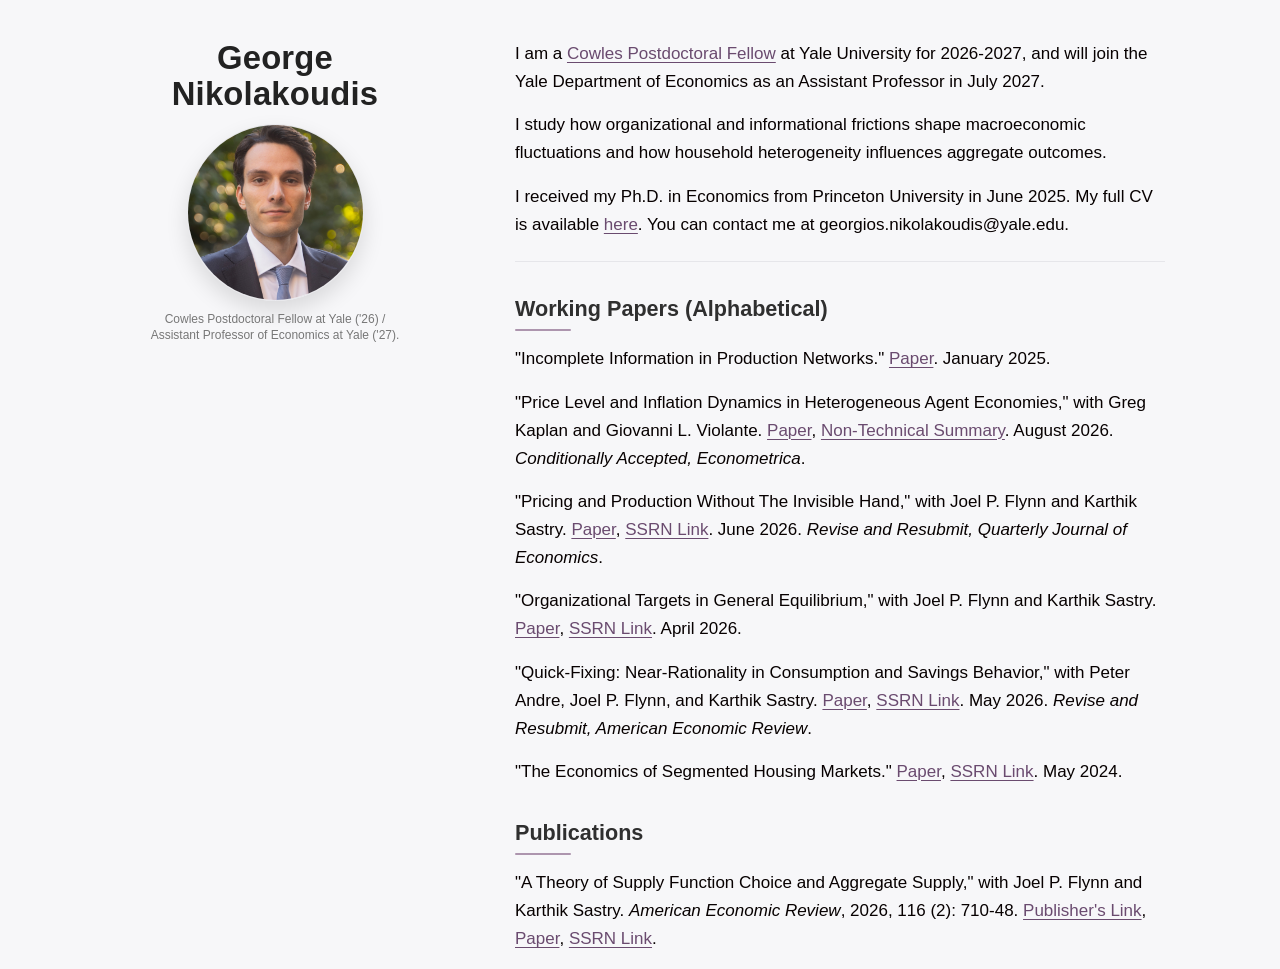
<file: index.html>
<!doctype html>
<html>
<style>
      
    .collapse {
        border: none;
        outline: none;
        font-size: 15px;
    }
   
    .active,
    .collapse:hover {
        background-color: #ad95ae;
    }
   
    .text {
        display: none;
        font-size: 15px;
    }
</style>

  <head>
    <meta charset="utf-8">
    <meta http-equiv="X-UA-Compatible" content="chrome=1">
    <title> George Nikolakoudis | Saieh Family Fellow at the University of Chicago </title>

    <link rel="stylesheet" href="stylesheets/styles.css">
    <link rel="stylesheet" href="stylesheets/pygment_trac.css">
    <meta name="viewport" content="width=device-width">
    <!--[if lt IE 9]>
    <script src="//html5shiv.googlecode.com/svn/trunk/html5.js"></script>
    <![endif]-->
  </head>
  <body>
    <div class="wrapper">
      <header>
        <h1 id="george-nikolakoudis"> <center> George Nikolakoudis </center> </h1>
	<img src="jmp_headshot_1.jpeg">
	<p class="profile-roles">
	Cowles Postdoctoral Fellow at Yale ('26) /<br>
	Assistant Professor of Economics at Yale ('27).</p>

      </header>
      <section>

        <p> I am a <a href="https://cowles.yale.edu/visiting-faculty/postdoctoral-fellows-program">Cowles Postdoctoral Fellow</a> at Yale University for 2026-2027, and will join the Yale Department of Economics as an Assistant Professor in July 2027.</p>
        
        <p> I study how organizational and informational frictions shape macroeconomic fluctuations and how household heterogeneity influences aggregate outcomes. </p>

        <p> I received my Ph.D. in Economics from Princeton University in June 2025. My full CV is available <a href="CV_AUG26.pdf">here</a>. You can contact me at georgios.nikolakoudis@yale.edu.</em></p>

        <p> <hr> </p>
    


  <p></p>
  <p></p>
  <p></p>
  <p></p>


	<h2 id="working-papers">Working Papers (Alphabetical)</h2>


  <p>"Incomplete Information in Production Networks." <a href ="JMP.pdf">Paper</a>. January 2025.</p>
  <p></p>

<p>"Price Level and Inflation Dynamics in Heterogeneous Agent Economies," with Greg Kaplan and Giovanni L. Violante. <a href="HAFT_AUG26.pdf">Paper</a>, <a href="https://static1.squarespace.com/static/5d69437d65a29d0001ae6520/t/64e94848f6532711f866cca1/1693009993818/kaplan_nikolakoudis_violante_2023_researchbrief.pdf">Non-Technical Summary</a>. August 2026. <i>Conditionally Accepted, Econometrica</i>. </p>

<p></p>

<p>"Pricing and Production Without The Invisible Hand," with Joel P. Flynn and Karthik Sastry. <a href="NoHands_JUN26.pdf">Paper</a>, <a href = "https://papers.ssrn.com/sol3/papers.cfm?abstract_id=6287938">SSRN Link</a>. June 2026. <i>Revise and Resubmit, Quarterly Journal of Economics</i>. </p>

<p></p>

<p>"Organizational Targets in General Equilibrium," with Joel P. Flynn and Karthik Sastry. <a href="OrgTargets_APR2026.pdf">Paper</a>, <a href = "https://papers.ssrn.com/sol3/papers.cfm?abstract_id=6570959">SSRN Link</a>. April 2026.</p>

<p></p>

<p>"Quick-Fixing: Near-Rationality in Consumption and Savings Behavior," with Peter Andre, Joel P. Flynn, and Karthik Sastry. <a href="QF_MAY26.pdf">Paper</a>, <a href = "https://papers.ssrn.com/sol3/papers.cfm?abstract_id=4999497">SSRN Link</a>. May 2026. <i>Revise and Resubmit, American Economic Review</i>. </p>

  <p></p>

<p>"The Economics of Segmented Housing Markets." <a href="Segmented_Housing_Markets_MAY24.pdf">Paper</a>, <a href="https://papers.ssrn.com/sol3/papers.cfm?abstract_id=4251925">SSRN Link</a>. May 2024. </p>

	<h2 id="publications">Publications</h2>

<p>"A Theory of Supply Function Choice and Aggregate Supply," with Joel P. Flynn and Karthik Sastry. <i>American Economic Review</i>, 2026, 116 (2): 710-48. <a href="https://www.aeaweb.org/articles?id=10.1257/aer.20240443&&from=f">Publisher's Link</a>, <a href="SUPPLYFN_25APRIL.pdf">Paper</a>, <a href="https://papers.ssrn.com/sol3/papers.cfm?abstract_id=4490683">SSRN Link</a>. </p>


	<p></p>
	<p></p>
	<p></p>
	<p></p>


    </div>
    <script src="javascripts/scale.fix.js"></script>
  </body>


  <script>
    var btns = document.getElementsByClassName("collapse");

    for (var i = 0; i < btns.length; i++) {
        btns[i].addEventListener("click", function () {
            this.classList.toggle("active");
            var content = this.nextElementSibling;
            if (content.style.display === "block") {
                content.style.display = "none";
            } else {
                content.style.display = "block";
            }
        });
    }
</script>



</html>
</file>
<file: stylesheets/styles.css>
body {
  background-color: #fff;
  padding:50px;
  font: 16px/1.5 -apple-system, BlinkMacSystemFont, "Segoe UI", Roboto, Oxygen, Ubuntu, Cantarell, "Fira Sans", "Droid Sans", "Helvetica Neue", Arial, sans-serif, "Apple Color Emoji", "Segoe UI Emoji", "Segoe UI Symbol";
  color:#070000;
  font-weight:400;
}

h1, h2, h3, h4, h5, h6 {
  color:#222;
  margin:0 0 20px;
}

p, ul, ol, table, pre, dl {
  margin:0 0 20px;
}

h1, h2, h3 {
  line-height:1.1;
}

h1 {
  font-size:28px;
  font-weight: 500;
}

h2 {
  color:#393939;
  font-weight: 500;
}

h3, h4, h5, h6 {
  color:#494949;
  font-weight: 500;
}

a {
  color:#39c;
  text-decoration:none;
}

a:hover {
  color:#069;
}

a small {
  font-size:11px;
  color:#777;
  margin-top:-0.3em;
  display:block;
}

a:hover small {
  color:#777;
}

.wrapper{
  max-width: 1050px;  /* pick your max */
  width: 100%;
  margin: 0 auto;
}

section{
  width: calc(100% - 400px); /* 320 header + ~40 breathing room */
  float: right;
}

blockquote {
  border-left:1px solid #e5e5e5;
  margin:0;
  padding:0 0 0 20px;
  font-style:italic;
}

code, pre {
  font-family:Monaco, Bitstream Vera Sans Mono, Lucida Console, Terminal, Consolas, Liberation Mono, DejaVu Sans Mono, Courier New, monospace;
  color:#333;
}

pre {
  padding:8px 20px;
  background: #f8f8f8;
  border-radius:5px;
  border:1px solid #e5e5e5;
  overflow-x: auto;
}

table {
  width:100%;
  border-collapse:collapse;
}

th, td {
  text-align:justify;
  padding:5px 10px;
  border-bottom:1px solid #e5e5e5;
}

dt {
  color:#444;
  font-weight:500;
}

th {
  color:#444;
}

img {
  max-width:100%;
}

header {
  width:320px;
  float:left;
  position:fixed;
  -webkit-font-smoothing:subpixel-antialiased;
}

header ul {
  list-style:none;
  height:40px;
  padding:0;
  background: #f4f4f4;
  border-radius:5px;
  border:1px solid #e0e0e0;
  width:270px;
}

header li {
  width:89px;
  float:left;
  border-right:1px solid #e0e0e0;
  height:40px;
}

header li:first-child a {
  border-radius:5px 0 0 5px;
}

header li:last-child a {
  border-radius:0 5px 5px 0;
}

header ul a {
  line-height:1;
  font-size:11px;
  color:#999;
  display:block;
  text-align:center;
  padding-top:6px;
  height:34px;
}

header ul a:hover {
  color:#999;
}

header ul a:active {
  background-color:#f0f0f0;
}

strong {
  color:#222;
  font-weight:500;
}

header ul li + li + li {
  border-right:none;
  width:89px;
}

header ul a strong {
  font-size:14px;
  display:block;
  color:#222;
}


small {
  font-size:11px;
}

hr {
  border:0;
  background:#e5e5e5;
  height:1px;
  margin:0 0 20px;
}

footer {
  width:270px;
  float:left;
  position:fixed;
  bottom:50px;
  -webkit-font-smoothing:subpixel-antialiased;
}

@media print, screen and (max-width: 960px) {

  div.wrapper {
    width:auto;
    margin:0;
  }

  header, section, footer {
    float:none;
    position:static;
    width:auto;
  }

  header {
    padding-right:320px;
  }

  section {
    border:1px solid #e5e5e5;
    border-width:1px 0;
    padding:20px 0;
    margin:0 0 20px;
  }

  header a small {
    display:inline;
  }

  header ul {
    position:absolute;
    right:50px;
    top:52px;
  }
}

@media print, screen and (max-width: 720px) {
  body {
    word-wrap:break-word;
  }

  header {
    padding:0;
  }

  header ul, header p.view {
    position:static;
  }

  pre, code {
    word-wrap:normal;
  }
}

@media print, screen and (max-width: 480px) {
  body {
    padding:15px;
  }

  header ul {
    width:99%;
  }

  header li, header ul li + li + li {
    width:33%;
  }
}

@media print {
  body {
    padding:0.4in;
    font-size:12pt;
    color:#444;
  }
}

/* Links: more readable + more "serious" */
a{
  color: var(--accent);
  text-decoration: underline;
  text-decoration-thickness: 1px;
  text-underline-offset: 3px;
}

a:hover{
  color: var(--accent-soft);
  text-decoration-thickness: 2px;
}

/* Paragraph rhythm + remove your spacer <p></p> without touching HTML */
section p{
  margin: 0 0 0.95rem;
}

section p:empty{
  display: none;
}

/* Horizontal rule spacing */
hr{
  background: var(--border);
  height: 1px;
  margin: 1.4rem 0;
}


/* Profile picture + roles (under headshot) */
header img{
  display: block;
  margin: 0 auto;
}

header .profile-roles{
  margin: 10px auto 0;
  max-width: 280px;
  text-align: center;
  font-size: 12px;
  line-height: 1.35;
  color: #777;
}


h2{
  color: #2f2f2f;
  margin-top: 2.2rem;
  margin-bottom: 0.9rem;
  font-size: 1.35rem;
  font-weight: 600;
}

h2::after{
  content:"";
  display:block;
  width: 56px;
  height: 2px;
  background: var(--accent-soft);
  margin-top: 8px;
  border-radius: 2px;
}

:root{
  --bg: #f7f7f9;
  --card: #ffffff;
  --text: #070000;
  --muted: #444444;
  --border: #e6e6ea;

  /* Accent pulled from your current hover color (#ad95ae) but made a touch deeper */
  --accent: #6a4b6f;
  --accent-soft: #ad95ae;
}

body{
  background-color: var(--bg);
  color: var(--text);
  padding: 32px;
  font-size: 17px;
  line-height: 1.65;
}

/* Header typography + headshot */
header h1{
  margin: 0 0 12px;
  text-align: center;
  font-size: 2.05rem;
  font-weight: 600;
  letter-spacing: 0.2px;
}

header img{
  display: block;
  margin: 0 auto;
  width: 175px;
  height: 175px;
  object-fit: cover;
  border-radius: 999px;
  border: 1px solid var(--border);
  box-shadow: 0 10px 22px rgba(0,0,0,0.12);
}
</file>
<file: stylesheets/pygment_trac.css>
.highlight  { background: #ffffff; }
.highlight .c { color: #999988; font-style: italic } /* Comment */
.highlight .err { color: #a61717; background-color: #e3d2d2 } /* Error */
.highlight .k { font-weight: bold } /* Keyword */
.highlight .o { font-weight: bold } /* Operator */
.highlight .cm { color: #999988; font-style: italic } /* Comment.Multiline */
.highlight .cp { color: #999999; font-weight: bold } /* Comment.Preproc */
.highlight .c1 { color: #999988; font-style: italic } /* Comment.Single */
.highlight .cs { color: #999999; font-weight: bold; font-style: italic } /* Comment.Special */
.highlight .gd { color: #000000; background-color: #ffdddd } /* Generic.Deleted */
.highlight .gd .x { color: #000000; background-color: #ffaaaa } /* Generic.Deleted.Specific */
.highlight .ge { font-style: italic } /* Generic.Emph */
.highlight .gr { color: #aa0000 } /* Generic.Error */
.highlight .gh { color: #999999 } /* Generic.Heading */
.highlight .gi { color: #000000; background-color: #ddffdd } /* Generic.Inserted */
.highlight .gi .x { color: #000000; background-color: #aaffaa } /* Generic.Inserted.Specific */
.highlight .go { color: #888888 } /* Generic.Output */
.highlight .gp { color: #555555 } /* Generic.Prompt */
.highlight .gs { font-weight: bold } /* Generic.Strong */
.highlight .gu { color: #800080; font-weight: bold; } /* Generic.Subheading */
.highlight .gt { color: #aa0000 } /* Generic.Traceback */
.highlight .kc { font-weight: bold } /* Keyword.Constant */
.highlight .kd { font-weight: bold } /* Keyword.Declaration */
.highlight .kn { font-weight: bold } /* Keyword.Namespace */
.highlight .kp { font-weight: bold } /* Keyword.Pseudo */
.highlight .kr { font-weight: bold } /* Keyword.Reserved */
.highlight .kt { color: #445588; font-weight: bold } /* Keyword.Type */
.highlight .m { color: #009999 } /* Literal.Number */
.highlight .s { color: #d14 } /* Literal.String */
.highlight .na { color: #008080 } /* Name.Attribute */
.highlight .nb { color: #0086B3 } /* Name.Builtin */
.highlight .nc { color: #445588; font-weight: bold } /* Name.Class */
.highlight .no { color: #008080 } /* Name.Constant */
.highlight .ni { color: #800080 } /* Name.Entity */
.highlight .ne { color: #990000; font-weight: bold } /* Name.Exception */
.highlight .nf { color: #990000; font-weight: bold } /* Name.Function */
.highlight .nn { color: #555555 } /* Name.Namespace */
.highlight .nt { color: #000080 } /* Name.Tag */
.highlight .nv { color: #008080 } /* Name.Variable */
.highlight .ow { font-weight: bold } /* Operator.Word */
.highlight .w { color: #bbbbbb } /* Text.Whitespace */
.highlight .mf { color: #009999 } /* Literal.Number.Float */
.highlight .mh { color: #009999 } /* Literal.Number.Hex */
.highlight .mi { color: #009999 } /* Literal.Number.Integer */
.highlight .mo { color: #009999 } /* Literal.Number.Oct */
.highlight .sb { color: #d14 } /* Literal.String.Backtick */
.highlight .sc { color: #d14 } /* Literal.String.Char */
.highlight .sd { color: #d14 } /* Literal.String.Doc */
.highlight .s2 { color: #d14 } /* Literal.String.Double */
.highlight .se { color: #d14 } /* Literal.String.Escape */
.highlight .sh { color: #d14 } /* Literal.String.Heredoc */
.highlight .si { color: #d14 } /* Literal.String.Interpol */
.highlight .sx { color: #d14 } /* Literal.String.Other */
.highlight .sr { color: #009926 } /* Literal.String.Regex */
.highlight .s1 { color: #d14 } /* Literal.String.Single */
.highlight .ss { color: #990073 } /* Literal.String.Symbol */
.highlight .bp { color: #999999 } /* Name.Builtin.Pseudo */
.highlight .vc { color: #008080 } /* Name.Variable.Class */
.highlight .vg { color: #008080 } /* Name.Variable.Global */
.highlight .vi { color: #008080 } /* Name.Variable.Instance */
.highlight .il { color: #009999 } /* Literal.Number.Integer.Long */

.type-csharp .highlight .k { color: #0000FF }
.type-csharp .highlight .kt { color: #0000FF }
.type-csharp .highlight .nf { color: #000000; font-weight: normal }
.type-csharp .highlight .nc { color: #2B91AF }
.type-csharp .highlight .nn { color: #000000 }
.type-csharp .highlight .s { color: #A31515 }
.type-csharp .highlight .sc { color: #A31515 }
</file>
